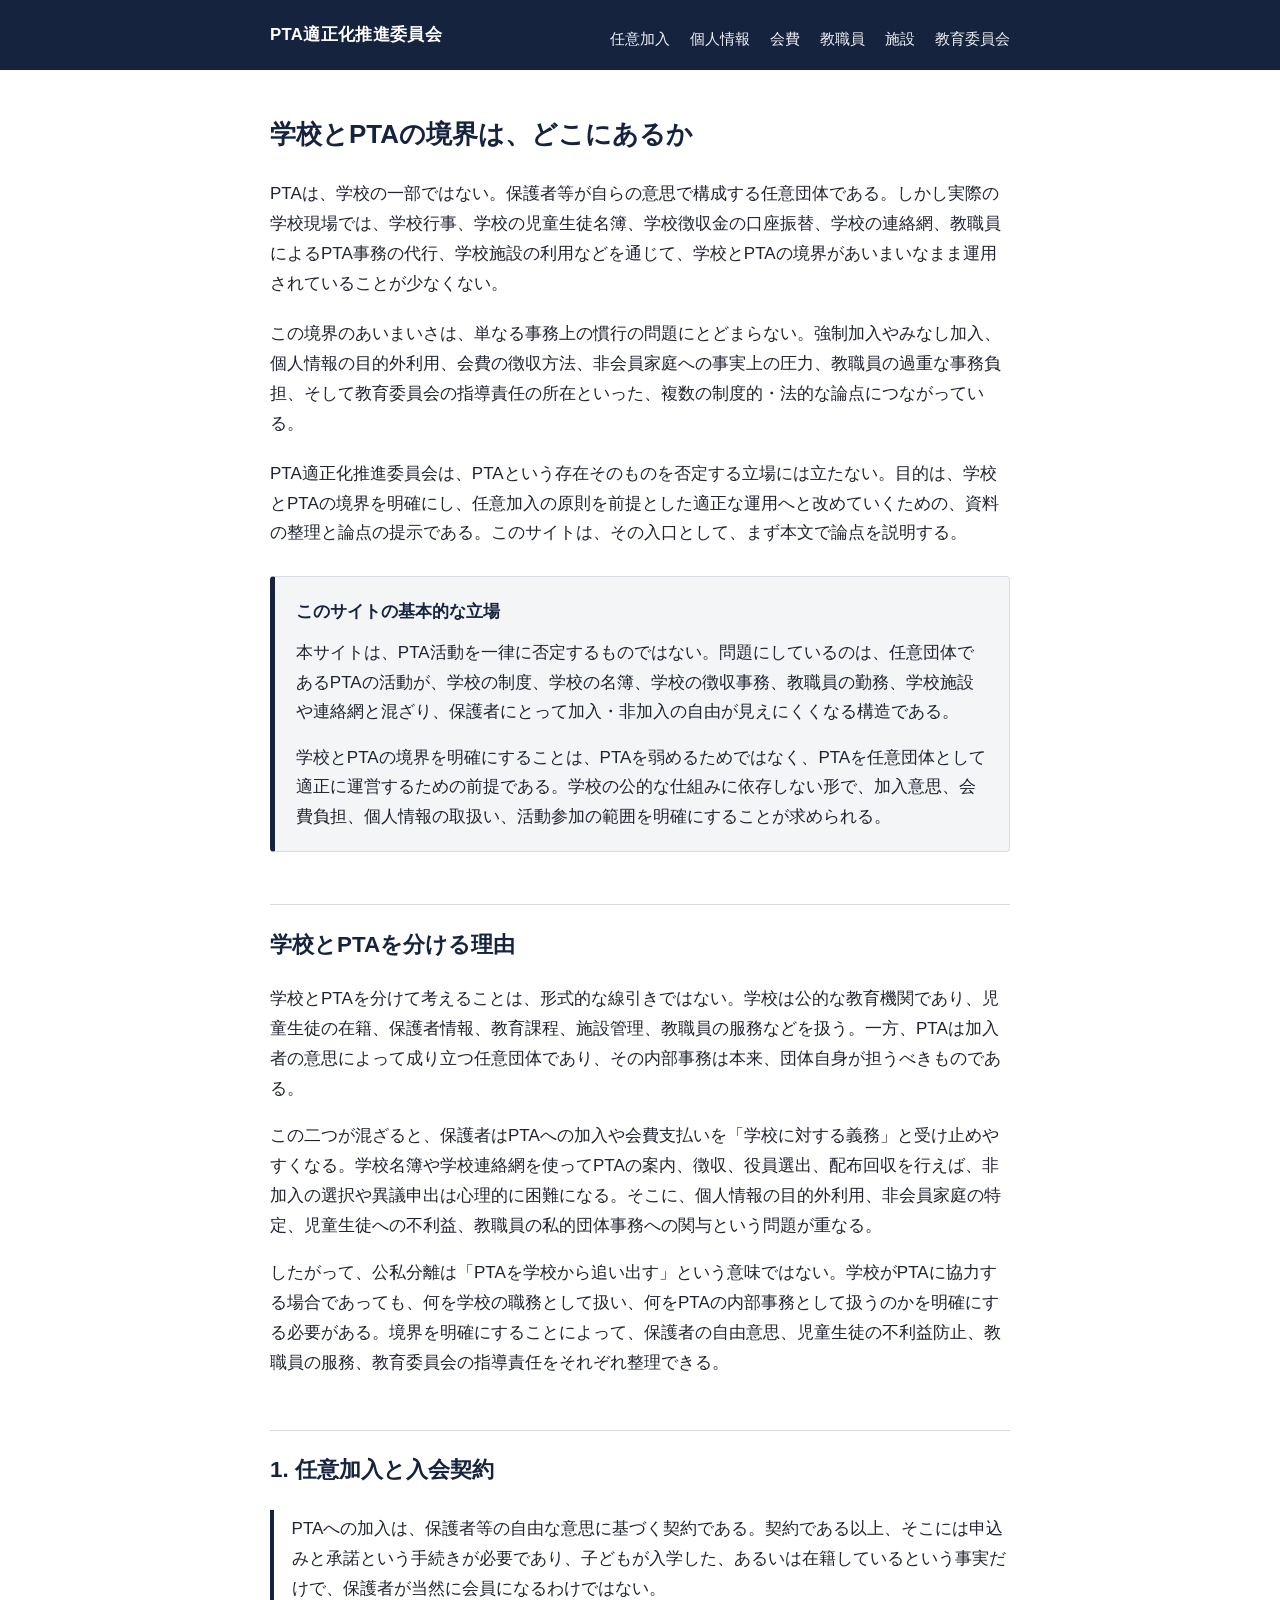
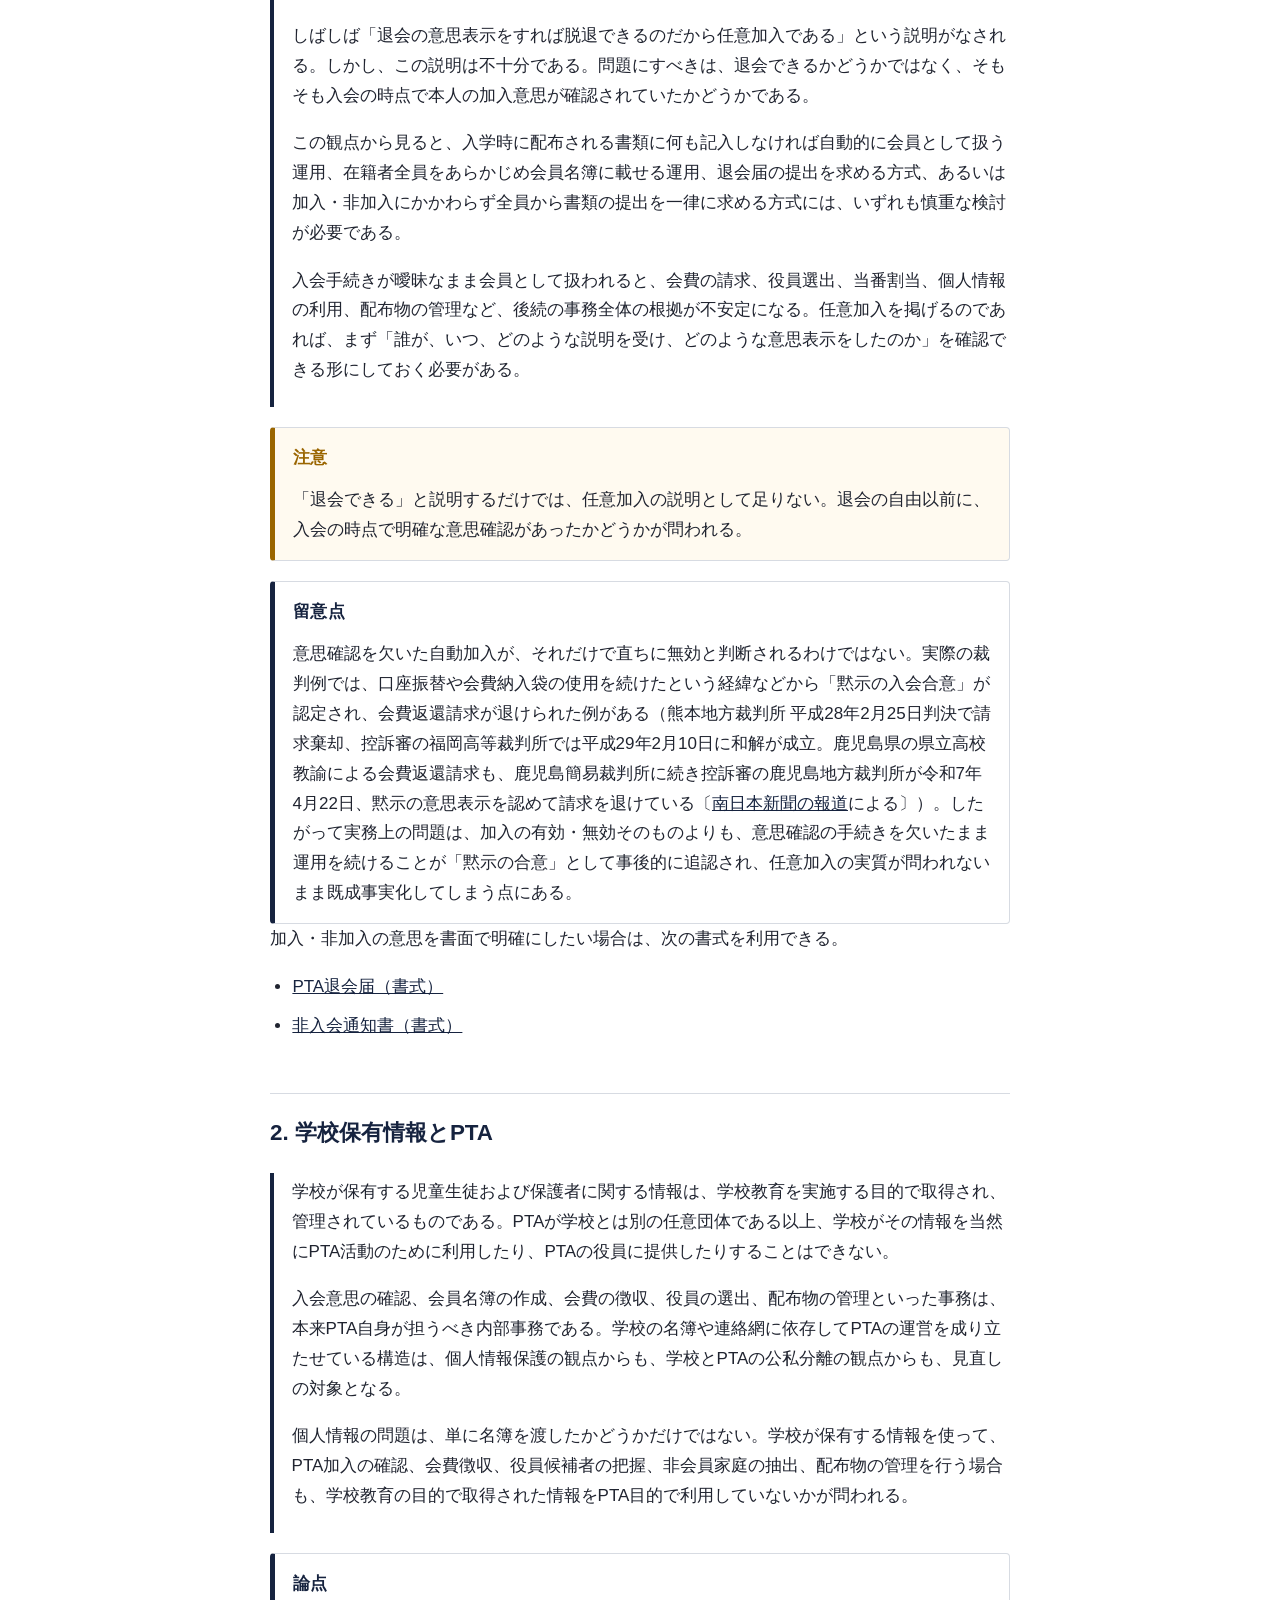
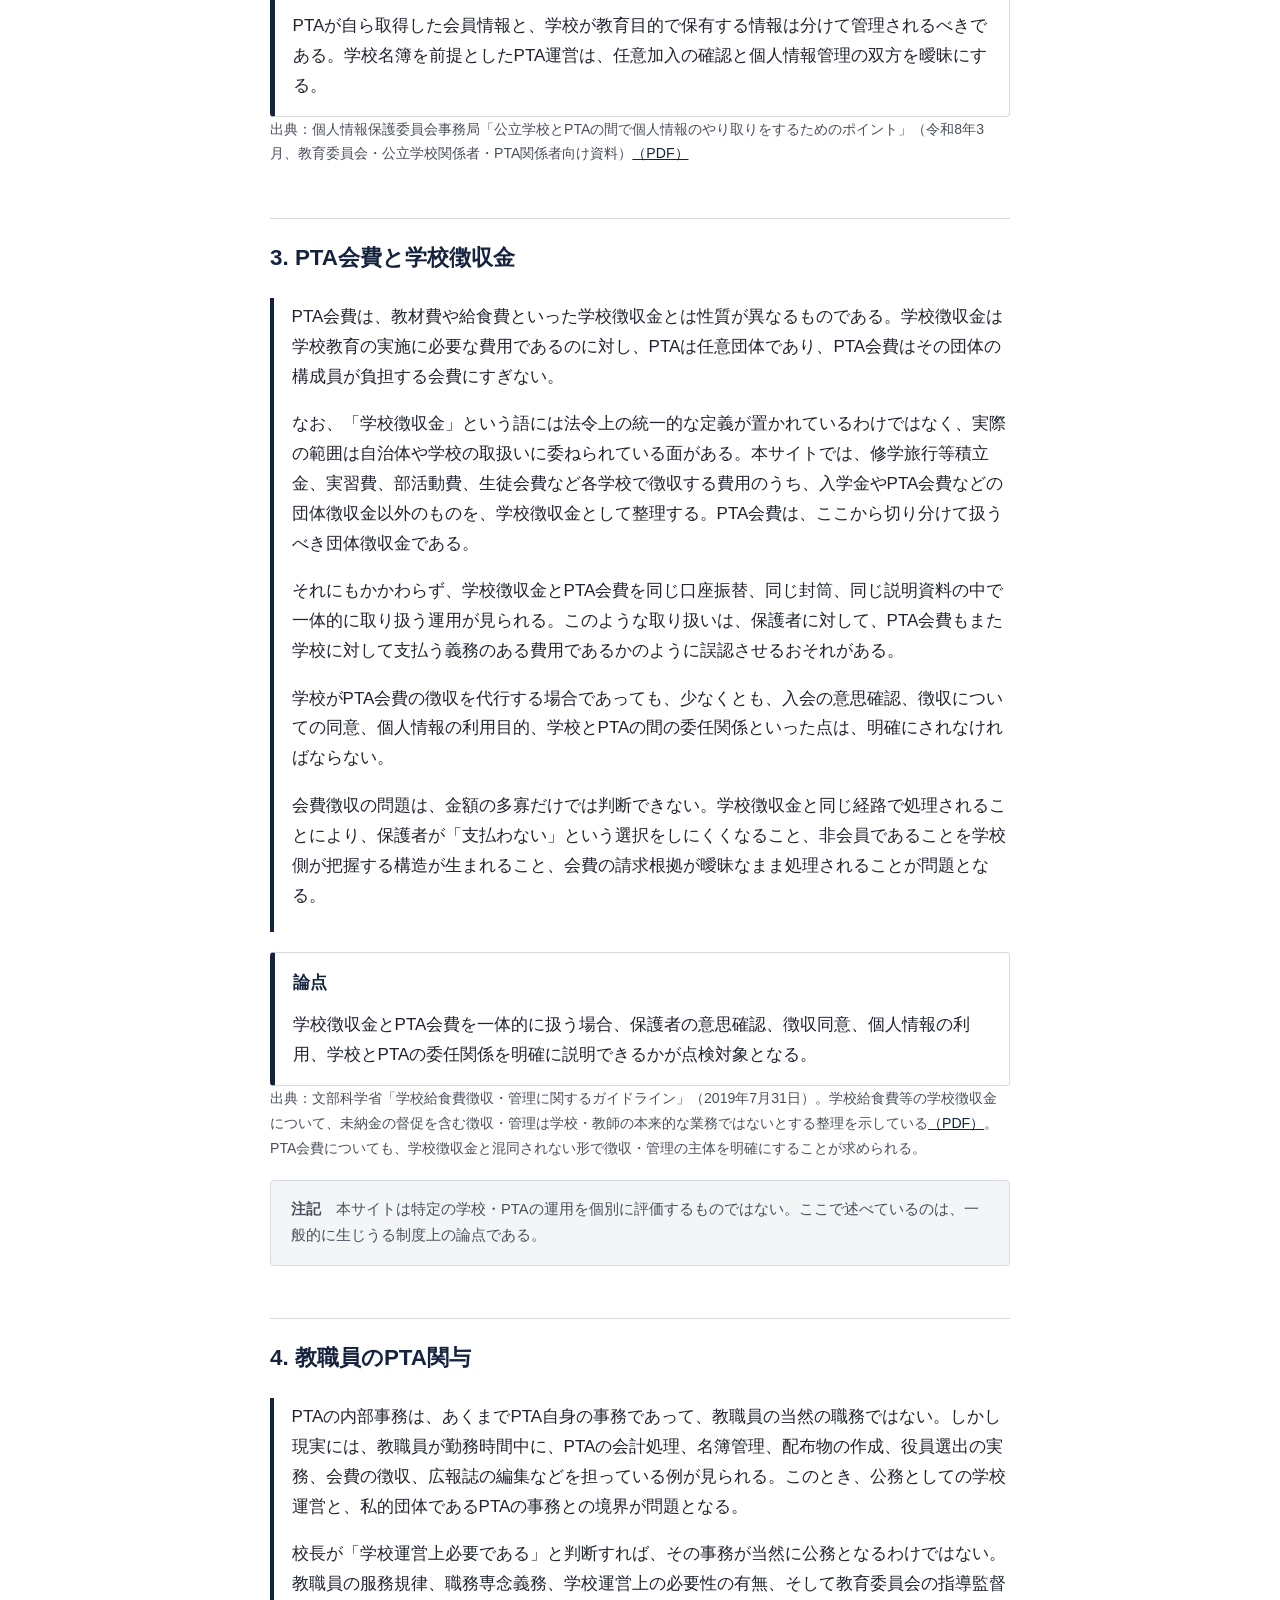
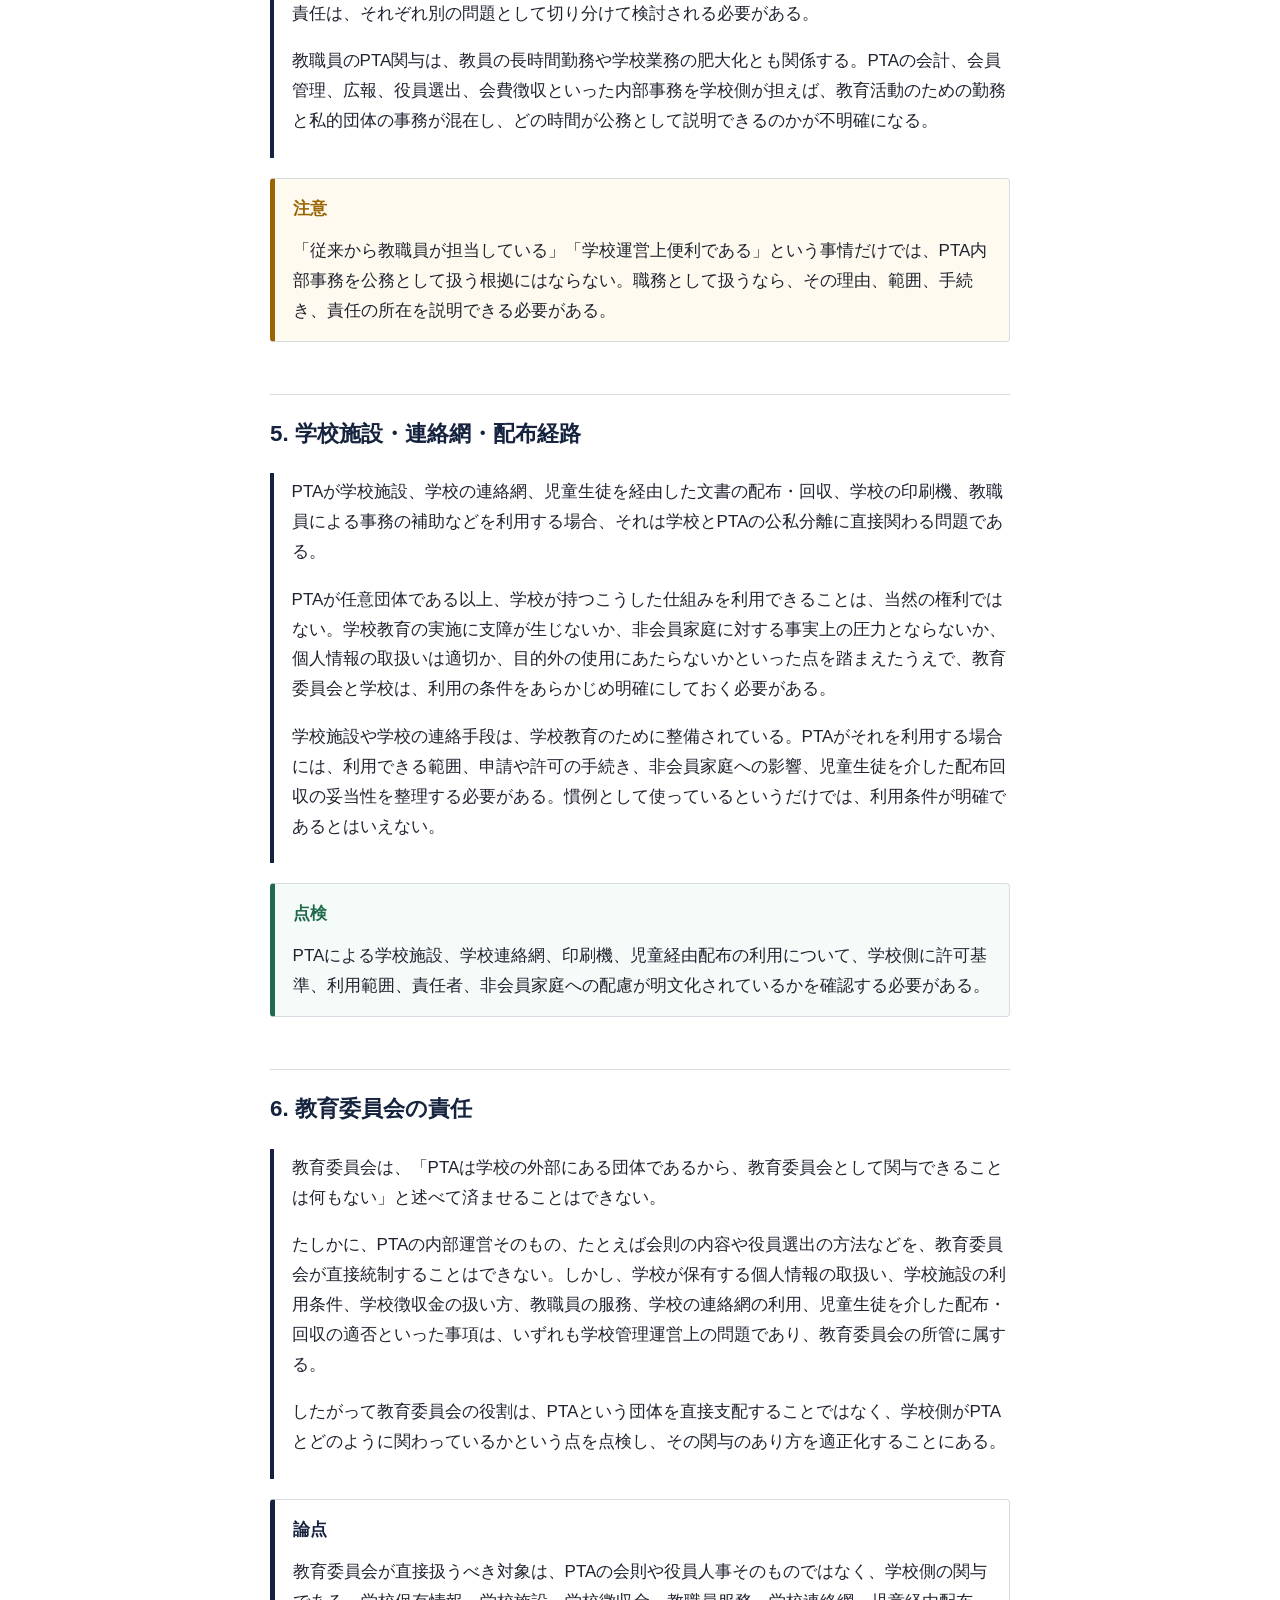
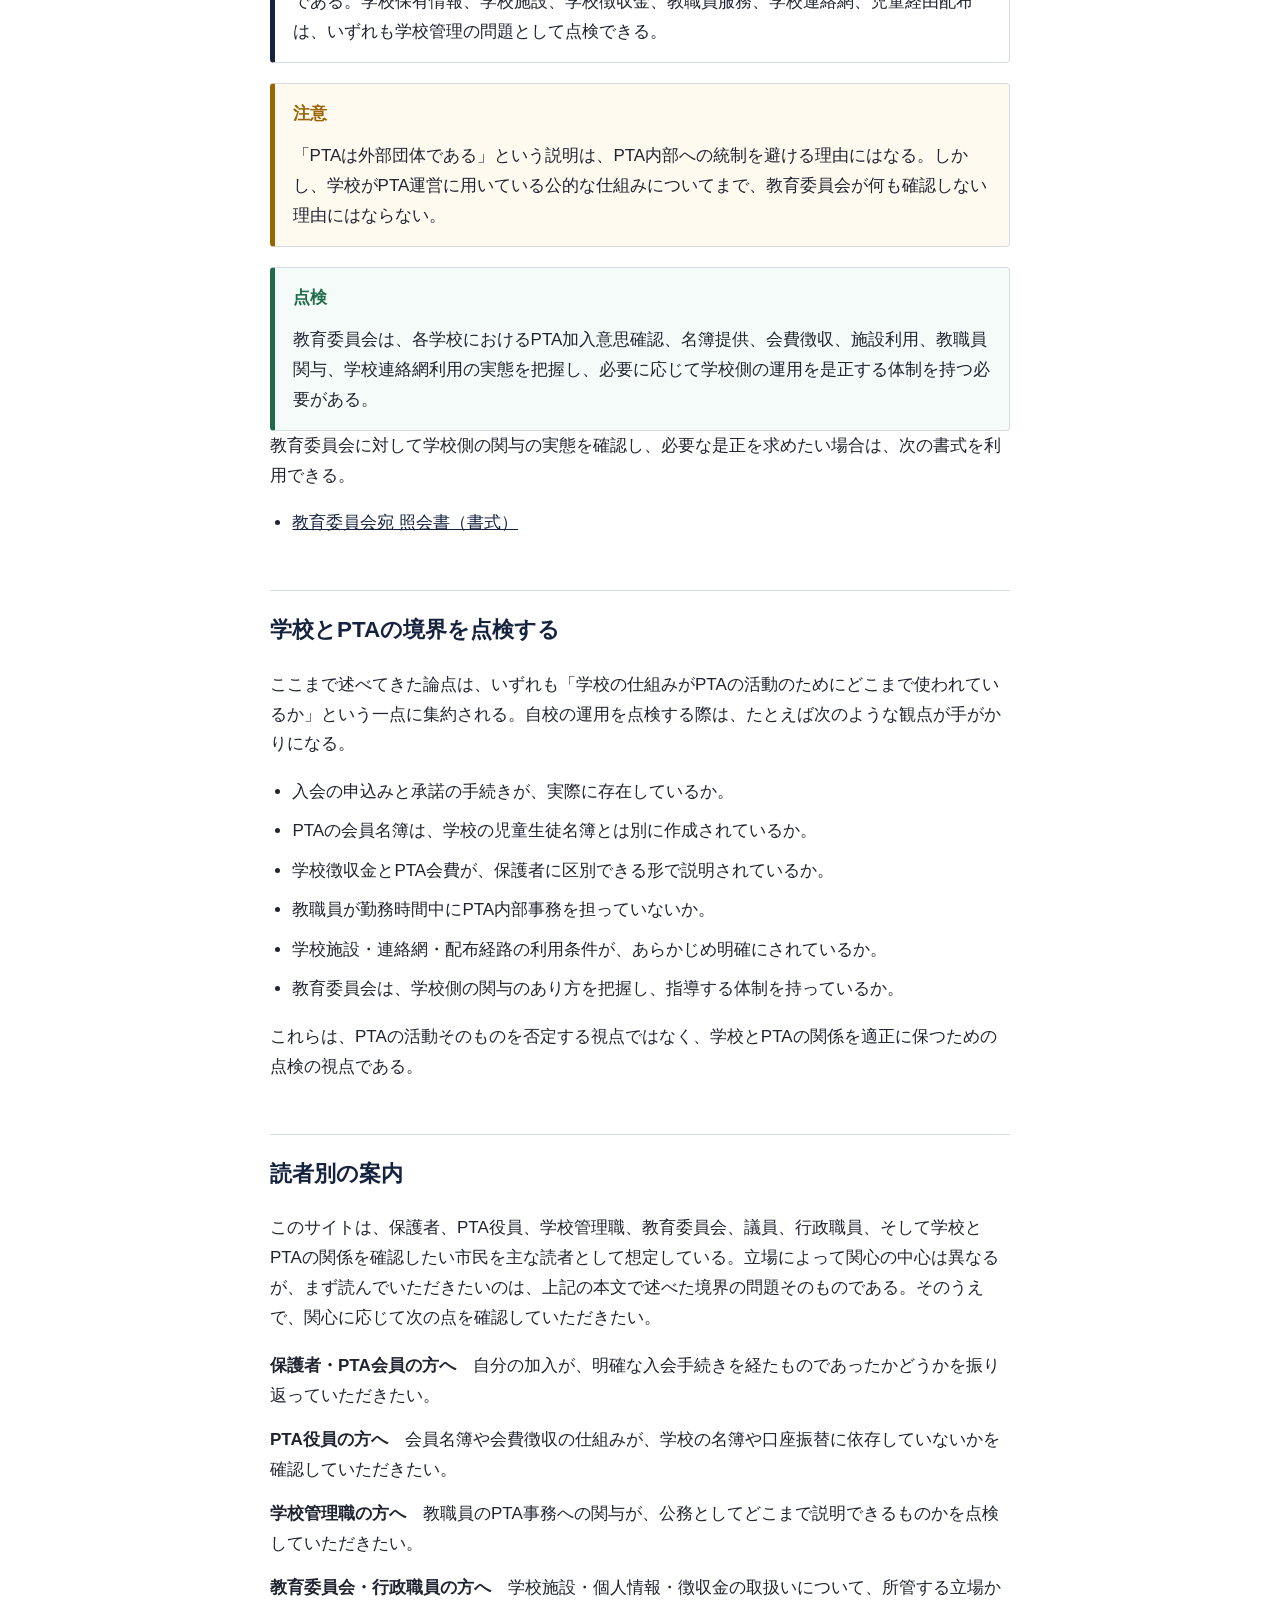
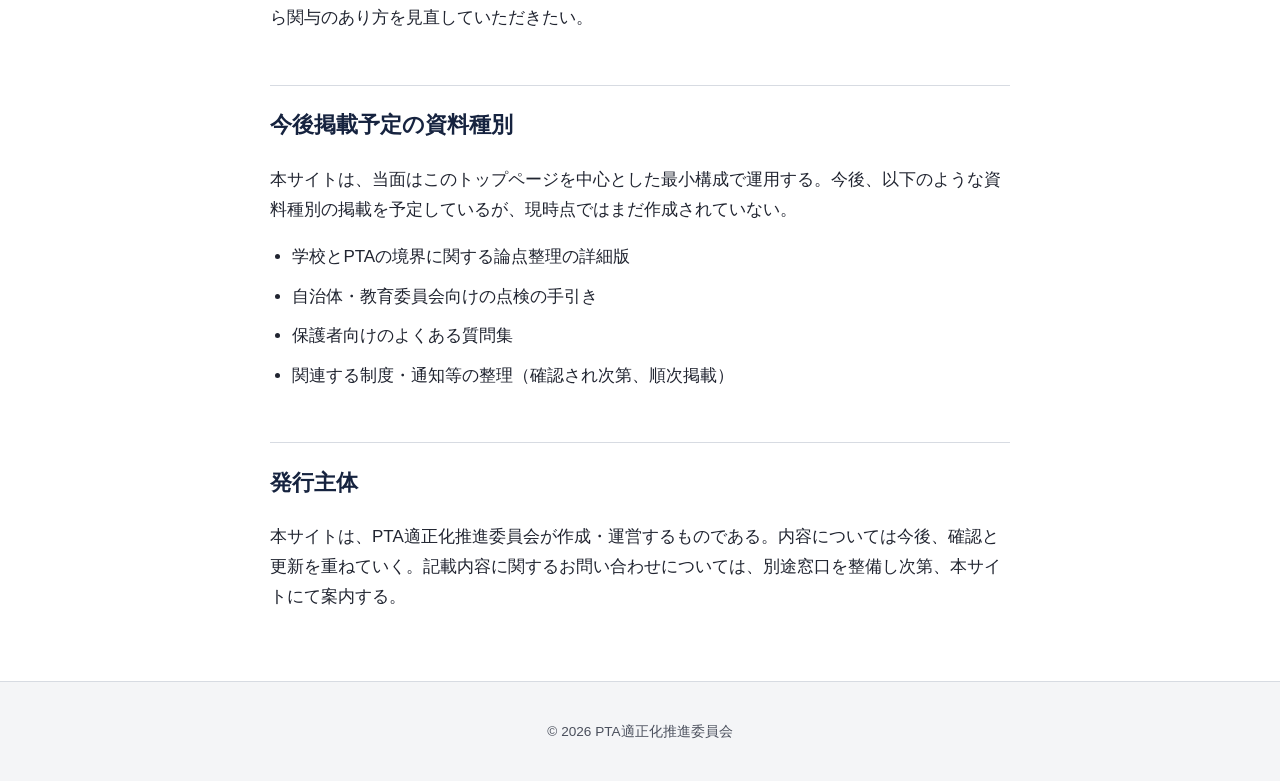
<file: index.html>
<!DOCTYPE html>
<html lang="ja">
<head>
<meta charset="UTF-8">
<meta name="viewport" content="width=device-width, initial-scale=1.0">
<title>PTA適正化推進委員会 ― 学校とPTAの境界を考える</title>
<meta name="description" content="PTA適正化推進委員会は、任意加入の原則を前提に、学校とPTAの境界を明確にし、適正な運用を検討するための資料サイトです。">
<link rel="stylesheet" href="assets/css/style.css">
</head>
<body>

<header class="site-header">
  <div class="header-inner">
    <p class="site-name">PTA適正化推進委員会</p>
    <button class="nav-toggle" id="navToggle" aria-expanded="false" aria-controls="siteNav">メニュー</button>
    <nav class="site-nav" id="siteNav">
      <ul>
        <li><a href="#voluntary">任意加入</a></li>
        <li><a href="#personal-data">個人情報</a></li>
        <li><a href="#fees">会費</a></li>
        <li><a href="#staff">教職員</a></li>
        <li><a href="#facilities">施設</a></li>
        <li><a href="#board">教育委員会</a></li>
      </ul>
    </nav>
  </div>
</header>

<main class="content">

  <section class="lead">
    <h1>学校とPTAの境界は、どこにあるか</h1>

    <p>PTAは、学校の一部ではない。保護者等が自らの意思で構成する任意団体である。しかし実際の学校現場では、学校行事、学校の児童生徒名簿、学校徴収金の口座振替、学校の連絡網、教職員によるPTA事務の代行、学校施設の利用などを通じて、学校とPTAの境界があいまいなまま運用されていることが少なくない。</p>

    <p>この境界のあいまいさは、単なる事務上の慣行の問題にとどまらない。強制加入やみなし加入、個人情報の目的外利用、会費の徴収方法、非会員家庭への事実上の圧力、教職員の過重な事務負担、そして教育委員会の指導責任の所在といった、複数の制度的・法的な論点につながっている。</p>

    <p>PTA適正化推進委員会は、PTAという存在そのものを否定する立場には立たない。目的は、学校とPTAの境界を明確にし、任意加入の原則を前提とした適正な運用へと改めていくための、資料の整理と論点の提示である。このサイトは、その入口として、まず本文で論点を説明する。</p>

    <div class="stance-block" id="stance">
      <p class="label">このサイトの基本的な立場</p>
      <p>本サイトは、PTA活動を一律に否定するものではない。問題にしているのは、任意団体であるPTAの活動が、学校の制度、学校の名簿、学校の徴収事務、教職員の勤務、学校施設や連絡網と混ざり、保護者にとって加入・非加入の自由が見えにくくなる構造である。</p>
      <p>学校とPTAの境界を明確にすることは、PTAを弱めるためではなく、PTAを任意団体として適正に運営するための前提である。学校の公的な仕組みに依存しない形で、加入意思、会費負担、個人情報の取扱い、活動参加の範囲を明確にすることが求められる。</p>
    </div>
  </section>

  <section class="section" id="why-separate">
    <h2>学校とPTAを分ける理由</h2>

    <p>学校とPTAを分けて考えることは、形式的な線引きではない。学校は公的な教育機関であり、児童生徒の在籍、保護者情報、教育課程、施設管理、教職員の服務などを扱う。一方、PTAは加入者の意思によって成り立つ任意団体であり、その内部事務は本来、団体自身が担うべきものである。</p>

    <p>この二つが混ざると、保護者はPTAへの加入や会費支払いを「学校に対する義務」と受け止めやすくなる。学校名簿や学校連絡網を使ってPTAの案内、徴収、役員選出、配布回収を行えば、非加入の選択や異議申出は心理的に困難になる。そこに、個人情報の目的外利用、非会員家庭の特定、児童生徒への不利益、教職員の私的団体事務への関与という問題が重なる。</p>

    <p>したがって、公私分離は「PTAを学校から追い出す」という意味ではない。学校がPTAに協力する場合であっても、何を学校の職務として扱い、何をPTAの内部事務として扱うのかを明確にする必要がある。境界を明確にすることによって、保護者の自由意思、児童生徒の不利益防止、教職員の服務、教育委員会の指導責任をそれぞれ整理できる。</p>
  </section>

  <section class="section" id="voluntary">
    <h2>1. 任意加入と入会契約</h2>

    <div class="point-block">
      <p>PTAへの加入は、保護者等の自由な意思に基づく契約である。契約である以上、そこには申込みと承諾という手続きが必要であり、子どもが入学した、あるいは在籍しているという事実だけで、保護者が当然に会員になるわけではない。</p>

      <p>しばしば「退会の意思表示をすれば脱退できるのだから任意加入である」という説明がなされる。しかし、この説明は不十分である。問題にすべきは、退会できるかどうかではなく、そもそも入会の時点で本人の加入意思が確認されていたかどうかである。</p>

      <p>この観点から見ると、入学時に配布される書類に何も記入しなければ自動的に会員として扱う運用、在籍者全員をあらかじめ会員名簿に載せる運用、退会届の提出を求める方式、あるいは加入・非加入にかかわらず全員から書類の提出を一律に求める方式には、いずれも慎重な検討が必要である。</p>

      <p>入会手続きが曖昧なまま会員として扱われると、会費の請求、役員選出、当番割当、個人情報の利用、配布物の管理など、後続の事務全体の根拠が不安定になる。任意加入を掲げるのであれば、まず「誰が、いつ、どのような説明を受け、どのような意思表示をしたのか」を確認できる形にしておく必要がある。</p>
    </div>

    <div class="frame-block frame-caution">
      <p class="frame-title">注意</p>
      <p>「退会できる」と説明するだけでは、任意加入の説明として足りない。退会の自由以前に、入会の時点で明確な意思確認があったかどうかが問われる。</p>
    </div>

    <div class="frame-block frame-issue">
      <p class="frame-title">留意点</p>
      <p>意思確認を欠いた自動加入が、それだけで直ちに無効と判断されるわけではない。実際の裁判例では、口座振替や会費納入袋の使用を続けたという経緯などから「黙示の入会合意」が認定され、会費返還請求が退けられた例がある（熊本地方裁判所 平成28年2月25日判決で請求棄却、控訴審の福岡高等裁判所では平成29年2月10日に和解が成立。鹿児島県の県立高校教諭による会費返還請求も、鹿児島簡易裁判所に続き控訴審の鹿児島地方裁判所が令和7年4月22日、黙示の意思表示を認めて請求を退けている〔<a href="https://373news.com/news/local/detail/212680/" target="_blank" rel="noopener">南日本新聞の報道</a>による〕）。したがって実務上の問題は、加入の有効・無効そのものよりも、意思確認の手続きを欠いたまま運用を続けることが「黙示の合意」として事後的に追認され、任意加入の実質が問われないまま既成事実化してしまう点にある。</p>
    </div>

    <p>加入・非加入の意思を書面で明確にしたい場合は、次の書式を利用できる。</p>
    <ul class="check-list">
      <li><a href="forms/pta-taikai-todoke.html">PTA退会届（書式）</a></li>
      <li><a href="forms/pta-hinyukai-tsuchi.html">非入会通知書（書式）</a></li>
    </ul>
  </section>

  <section class="section" id="personal-data">
    <h2>2. 学校保有情報とPTA</h2>

    <div class="point-block">
      <p>学校が保有する児童生徒および保護者に関する情報は、学校教育を実施する目的で取得され、管理されているものである。PTAが学校とは別の任意団体である以上、学校がその情報を当然にPTA活動のために利用したり、PTAの役員に提供したりすることはできない。</p>

      <p>入会意思の確認、会員名簿の作成、会費の徴収、役員の選出、配布物の管理といった事務は、本来PTA自身が担うべき内部事務である。学校の名簿や連絡網に依存してPTAの運営を成り立たせている構造は、個人情報保護の観点からも、学校とPTAの公私分離の観点からも、見直しの対象となる。</p>

      <p>個人情報の問題は、単に名簿を渡したかどうかだけではない。学校が保有する情報を使って、PTA加入の確認、会費徴収、役員候補者の把握、非会員家庭の抽出、配布物の管理を行う場合も、学校教育の目的で取得された情報をPTA目的で利用していないかが問われる。</p>
    </div>

    <div class="frame-block frame-issue">
      <p class="frame-title">論点</p>
      <p>PTAが自ら取得した会員情報と、学校が教育目的で保有する情報は分けて管理されるべきである。学校名簿を前提としたPTA運営は、任意加入の確認と個人情報管理の双方を曖昧にする。</p>
    </div>

    <p class="source-note">出典：個人情報保護委員会事務局「公立学校とPTAの間で個人情報のやり取りをするためのポイント」（令和8年3月、教育委員会・公立学校関係者・PTA関係者向け資料）<a href="https://www.ppc.go.jp/files/pdf/202603_school_pta_pd_point.pdf" target="_blank" rel="noopener">（PDF）</a></p>
  </section>

  <section class="section" id="fees">
    <h2>3. PTA会費と学校徴収金</h2>

    <div class="point-block">
      <p>PTA会費は、教材費や給食費といった学校徴収金とは性質が異なるものである。学校徴収金は学校教育の実施に必要な費用であるのに対し、PTAは任意団体であり、PTA会費はその団体の構成員が負担する会費にすぎない。</p>

      <p>なお、「学校徴収金」という語には法令上の統一的な定義が置かれているわけではなく、実際の範囲は自治体や学校の取扱いに委ねられている面がある。本サイトでは、修学旅行等積立金、実習費、部活動費、生徒会費など各学校で徴収する費用のうち、入学金やPTA会費などの団体徴収金以外のものを、学校徴収金として整理する。PTA会費は、ここから切り分けて扱うべき団体徴収金である。</p>

      <p>それにもかかわらず、学校徴収金とPTA会費を同じ口座振替、同じ封筒、同じ説明資料の中で一体的に取り扱う運用が見られる。このような取り扱いは、保護者に対して、PTA会費もまた学校に対して支払う義務のある費用であるかのように誤認させるおそれがある。</p>

      <p>学校がPTA会費の徴収を代行する場合であっても、少なくとも、入会の意思確認、徴収についての同意、個人情報の利用目的、学校とPTAの間の委任関係といった点は、明確にされなければならない。</p>

      <p>会費徴収の問題は、金額の多寡だけでは判断できない。学校徴収金と同じ経路で処理されることにより、保護者が「支払わない」という選択をしにくくなること、非会員であることを学校側が把握する構造が生まれること、会費の請求根拠が曖昧なまま処理されることが問題となる。</p>
    </div>

    <div class="frame-block frame-issue">
      <p class="frame-title">論点</p>
      <p>学校徴収金とPTA会費を一体的に扱う場合、保護者の意思確認、徴収同意、個人情報の利用、学校とPTAの委任関係を明確に説明できるかが点検対象となる。</p>
    </div>

    <p class="source-note">出典：文部科学省「学校給食費徴収・管理に関するガイドライン」（2019年7月31日）。学校給食費等の学校徴収金について、未納金の督促を含む徴収・管理は学校・教師の本来的な業務ではないとする整理を示している<a href="https://www.mext.go.jp/content/20230821-mxt_kenshoku-100003364_4.pdf" target="_blank" rel="noopener">（PDF）</a>。PTA会費についても、学校徴収金と混同されない形で徴収・管理の主体を明確にすることが求められる。</p>

    <div class="note-block">
      <p><strong>注記</strong>　本サイトは特定の学校・PTAの運用を個別に評価するものではない。ここで述べているのは、一般的に生じうる制度上の論点である。</p>
    </div>
  </section>

  <section class="section" id="staff">
    <h2>4. 教職員のPTA関与</h2>

    <div class="point-block">
      <p>PTAの内部事務は、あくまでPTA自身の事務であって、教職員の当然の職務ではない。しかし現実には、教職員が勤務時間中に、PTAの会計処理、名簿管理、配布物の作成、役員選出の実務、会費の徴収、広報誌の編集などを担っている例が見られる。このとき、公務としての学校運営と、私的団体であるPTAの事務との境界が問題となる。</p>

      <p>校長が「学校運営上必要である」と判断すれば、その事務が当然に公務となるわけではない。教職員の服務規律、職務専念義務、学校運営上の必要性の有無、そして教育委員会の指導監督責任は、それぞれ別の問題として切り分けて検討される必要がある。</p>

      <p>教職員のPTA関与は、教員の長時間勤務や学校業務の肥大化とも関係する。PTAの会計、会員管理、広報、役員選出、会費徴収といった内部事務を学校側が担えば、教育活動のための勤務と私的団体の事務が混在し、どの時間が公務として説明できるのかが不明確になる。</p>
    </div>

    <div class="frame-block frame-caution">
      <p class="frame-title">注意</p>
      <p>「従来から教職員が担当している」「学校運営上便利である」という事情だけでは、PTA内部事務を公務として扱う根拠にはならない。職務として扱うなら、その理由、範囲、手続き、責任の所在を説明できる必要がある。</p>
    </div>
  </section>

  <section class="section" id="facilities">
    <h2>5. 学校施設・連絡網・配布経路</h2>

    <div class="point-block">
      <p>PTAが学校施設、学校の連絡網、児童生徒を経由した文書の配布・回収、学校の印刷機、教職員による事務の補助などを利用する場合、それは学校とPTAの公私分離に直接関わる問題である。</p>

      <p>PTAが任意団体である以上、学校が持つこうした仕組みを利用できることは、当然の権利ではない。学校教育の実施に支障が生じないか、非会員家庭に対する事実上の圧力とならないか、個人情報の取扱いは適切か、目的外の使用にあたらないかといった点を踏まえたうえで、教育委員会と学校は、利用の条件をあらかじめ明確にしておく必要がある。</p>

      <p>学校施設や学校の連絡手段は、学校教育のために整備されている。PTAがそれを利用する場合には、利用できる範囲、申請や許可の手続き、非会員家庭への影響、児童生徒を介した配布回収の妥当性を整理する必要がある。慣例として使っているというだけでは、利用条件が明確であるとはいえない。</p>
    </div>

    <div class="frame-block frame-check">
      <p class="frame-title">点検</p>
      <p>PTAによる学校施設、学校連絡網、印刷機、児童経由配布の利用について、学校側に許可基準、利用範囲、責任者、非会員家庭への配慮が明文化されているかを確認する必要がある。</p>
    </div>
  </section>

  <section class="section" id="board">
    <h2>6. 教育委員会の責任</h2>

    <div class="point-block">
      <p>教育委員会は、「PTAは学校の外部にある団体であるから、教育委員会として関与できることは何もない」と述べて済ませることはできない。</p>

      <p>たしかに、PTAの内部運営そのもの、たとえば会則の内容や役員選出の方法などを、教育委員会が直接統制することはできない。しかし、学校が保有する個人情報の取扱い、学校施設の利用条件、学校徴収金の扱い方、教職員の服務、学校の連絡網の利用、児童生徒を介した配布・回収の適否といった事項は、いずれも学校管理運営上の問題であり、教育委員会の所管に属する。</p>

      <p>したがって教育委員会の役割は、PTAという団体を直接支配することではなく、学校側がPTAとどのように関わっているかという点を点検し、その関与のあり方を適正化することにある。</p>
    </div>

    <div class="frame-block frame-issue">
      <p class="frame-title">論点</p>
      <p>教育委員会が直接扱うべき対象は、PTAの会則や役員人事そのものではなく、学校側の関与である。学校保有情報、学校施設、学校徴収金、教職員服務、学校連絡網、児童経由配布は、いずれも学校管理の問題として点検できる。</p>
    </div>

    <div class="frame-block frame-caution">
      <p class="frame-title">注意</p>
      <p>「PTAは外部団体である」という説明は、PTA内部への統制を避ける理由にはなる。しかし、学校がPTA運営に用いている公的な仕組みについてまで、教育委員会が何も確認しない理由にはならない。</p>
    </div>

    <div class="frame-block frame-check">
      <p class="frame-title">点検</p>
      <p>教育委員会は、各学校におけるPTA加入意思確認、名簿提供、会費徴収、施設利用、教職員関与、学校連絡網利用の実態を把握し、必要に応じて学校側の運用を是正する体制を持つ必要がある。</p>
    </div>

    <p>教育委員会に対して学校側の関与の実態を確認し、必要な是正を求めたい場合は、次の書式を利用できる。</p>
    <ul class="check-list">
      <li><a href="forms/pta-kyouiku-iinkai-shokaisho.html">教育委員会宛 照会書（書式）</a></li>
    </ul>
  </section>

  <section class="section boundary-section" id="boundary">
    <h2>学校とPTAの境界を点検する</h2>

    <p>ここまで述べてきた論点は、いずれも「学校の仕組みがPTAの活動のためにどこまで使われているか」という一点に集約される。自校の運用を点検する際は、たとえば次のような観点が手がかりになる。</p>

    <ul class="check-list">
      <li>入会の申込みと承諾の手続きが、実際に存在しているか。</li>
      <li>PTAの会員名簿は、学校の児童生徒名簿とは別に作成されているか。</li>
      <li>学校徴収金とPTA会費が、保護者に区別できる形で説明されているか。</li>
      <li>教職員が勤務時間中にPTA内部事務を担っていないか。</li>
      <li>学校施設・連絡網・配布経路の利用条件が、あらかじめ明確にされているか。</li>
      <li>教育委員会は、学校側の関与のあり方を把握し、指導する体制を持っているか。</li>
    </ul>

    <p>これらは、PTAの活動そのものを否定する視点ではなく、学校とPTAの関係を適正に保つための点検の視点である。</p>
  </section>

  <section class="section guide-section" id="guide">
    <h2>読者別の案内</h2>

    <p>このサイトは、保護者、PTA役員、学校管理職、教育委員会、議員、行政職員、そして学校とPTAの関係を確認したい市民を主な読者として想定している。立場によって関心の中心は異なるが、まず読んでいただきたいのは、上記の本文で述べた境界の問題そのものである。そのうえで、関心に応じて次の点を確認していただきたい。</p>

    <div class="guide-list">
      <p><strong>保護者・PTA会員の方へ</strong>　自分の加入が、明確な入会手続きを経たものであったかどうかを振り返っていただきたい。</p>
      <p><strong>PTA役員の方へ</strong>　会員名簿や会費徴収の仕組みが、学校の名簿や口座振替に依存していないかを確認していただきたい。</p>
      <p><strong>学校管理職の方へ</strong>　教職員のPTA事務への関与が、公務としてどこまで説明できるものかを点検していただきたい。</p>
      <p><strong>教育委員会・行政職員の方へ</strong>　学校施設・個人情報・徴収金の取扱いについて、所管する立場から関与のあり方を見直していただきたい。</p>
    </div>
  </section>

  <section class="section materials-section" id="materials">
    <h2>今後掲載予定の資料種別</h2>

    <p>本サイトは、当面はこのトップページを中心とした最小構成で運用する。今後、以下のような資料種別の掲載を予定しているが、現時点ではまだ作成されていない。</p>

    <ul class="check-list">
      <li>学校とPTAの境界に関する論点整理の詳細版</li>
      <li>自治体・教育委員会向けの点検の手引き</li>
      <li>保護者向けのよくある質問集</li>
      <li>関連する制度・通知等の整理（確認され次第、順次掲載）</li>
    </ul>
  </section>

  <section class="section publisher-section" id="publisher">
    <h2>発行主体</h2>
    <p>本サイトは、PTA適正化推進委員会が作成・運営するものである。内容については今後、確認と更新を重ねていく。記載内容に関するお問い合わせについては、別途窓口を整備し次第、本サイトにて案内する。</p>
  </section>

</main>

<footer class="site-footer">
  <p>&copy; <span id="year"></span> PTA適正化推進委員会</p>
</footer>

<script src="assets/js/main.js"></script>
</body>
</html>
</file>
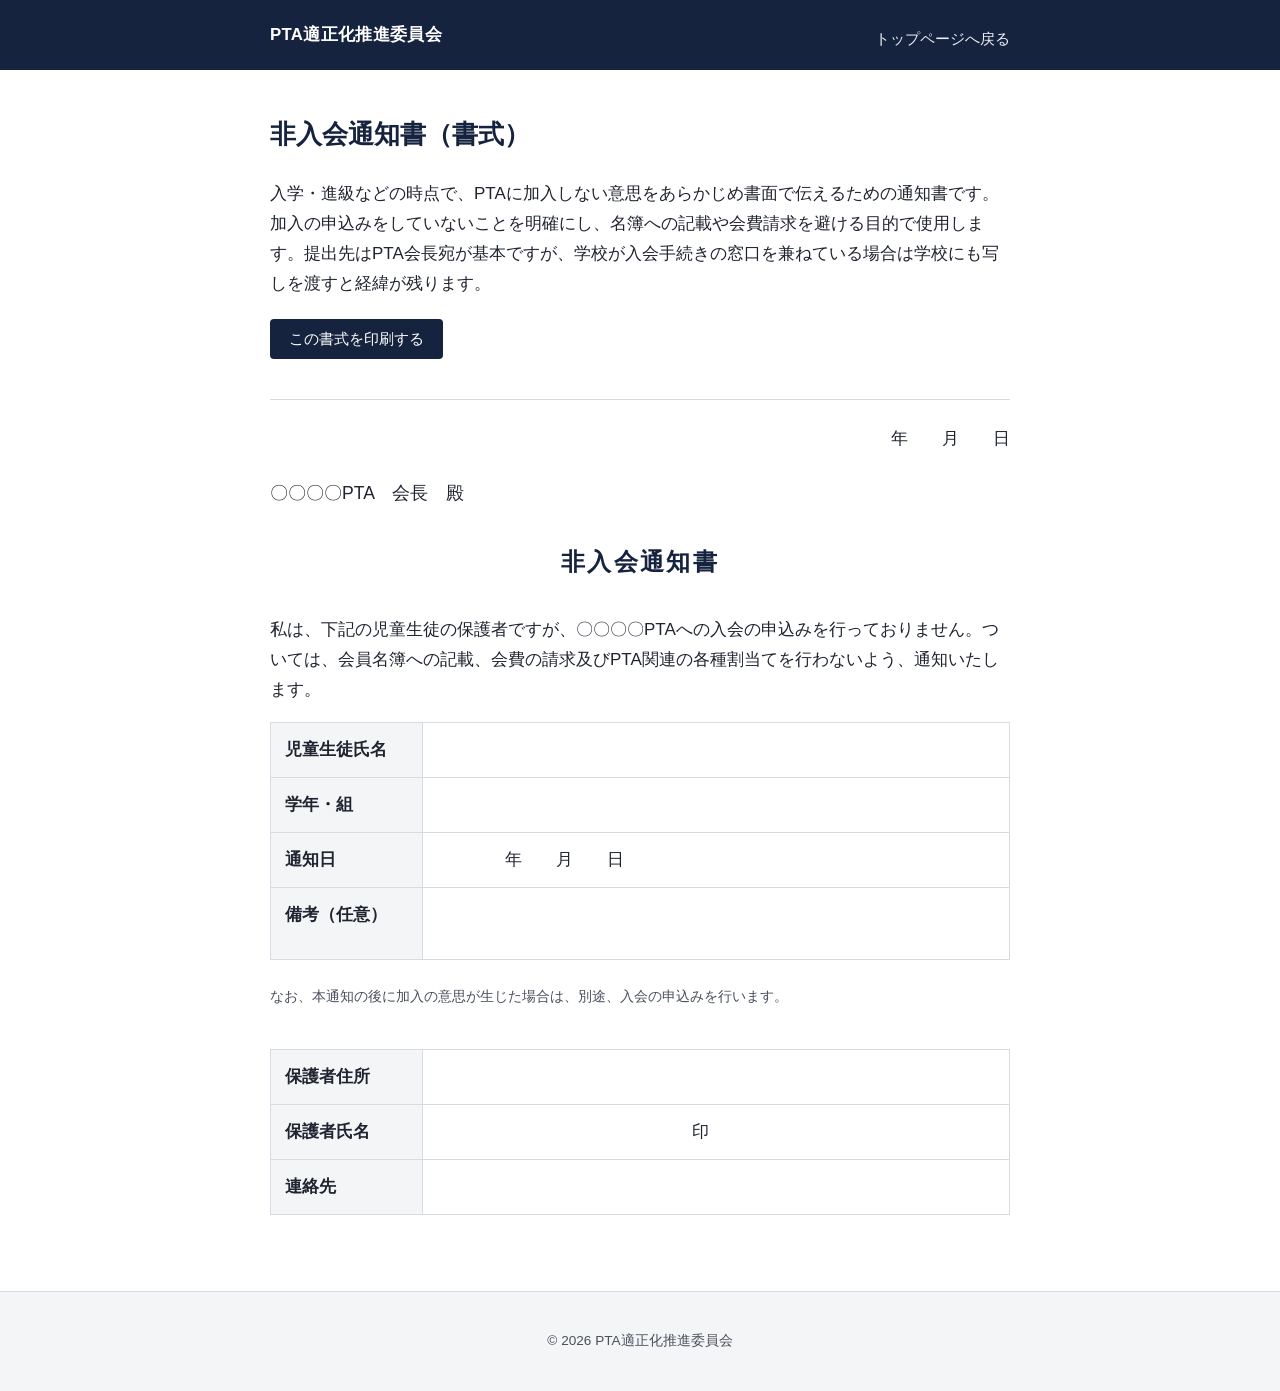
<file: forms/pta-hinyukai-tsuchi.html>
<!DOCTYPE html>
<html lang="ja">
<head>
<meta charset="UTF-8">
<meta name="viewport" content="width=device-width, initial-scale=1.0">
<title>非入会通知書（書式） ― PTA適正化推進委員会</title>
<meta name="description" content="入学・進級の時点でPTAに加入しない意思を書面で伝えるための通知書の書式です。印刷してご利用いただけます。">
<link rel="stylesheet" href="../assets/css/style.css">
<link rel="stylesheet" href="../assets/css/form.css">
</head>
<body>

<header class="site-header no-print">
  <div class="header-inner">
    <p class="site-name">PTA適正化推進委員会</p>
    <nav class="site-nav">
      <ul>
        <li><a href="../index.html">トップページへ戻る</a></li>
      </ul>
    </nav>
  </div>
</header>

<main class="content">

  <section class="lead no-print">
    <h1>非入会通知書（書式）</h1>
    <p>入学・進級などの時点で、PTAに加入しない意思をあらかじめ書面で伝えるための通知書です。加入の申込みをしていないことを明確にし、名簿への記載や会費請求を避ける目的で使用します。提出先はPTA会長宛が基本ですが、学校が入会手続きの窓口を兼ねている場合は学校にも写しを渡すと経緯が残ります。</p>
    <p><button class="print-button" onclick="window.print()">この書式を印刷する</button></p>
  </section>

  <section class="form-sheet">
    <p class="form-date-line">　　　　年　　月　　日</p>

    <p class="form-addressee">〇〇〇〇PTA　会長　殿</p>

    <h2 class="form-title">非入会通知書</h2>

    <p>私は、下記の児童生徒の保護者ですが、〇〇〇〇PTAへの入会の申込みを行っておりません。ついては、会員名簿への記載、会費の請求及びPTA関連の各種割当てを行わないよう、通知いたします。</p>

    <table class="form-table">
      <tbody>
        <tr>
          <th>児童生徒氏名</th>
          <td></td>
        </tr>
        <tr>
          <th>学年・組</th>
          <td></td>
        </tr>
        <tr>
          <th>通知日</th>
          <td>　　　　年　　月　　日</td>
        </tr>
        <tr>
          <th>備考（任意）</th>
          <td class="form-cell-tall"></td>
        </tr>
      </tbody>
    </table>

    <p class="form-note">なお、本通知の後に加入の意思が生じた場合は、別途、入会の申込みを行います。</p>

    <table class="form-table form-table-signer">
      <tbody>
        <tr>
          <th>保護者住所</th>
          <td></td>
        </tr>
        <tr>
          <th>保護者氏名</th>
          <td class="form-cell-signature">　　　　　　　　　　　　　　　印</td>
        </tr>
        <tr>
          <th>連絡先</th>
          <td></td>
        </tr>
      </tbody>
    </table>
  </section>

</main>

<footer class="site-footer no-print">
  <p>&copy; <span id="year"></span> PTA適正化推進委員会</p>
</footer>

<script src="../assets/js/main.js"></script>
</body>
</html>
</file>
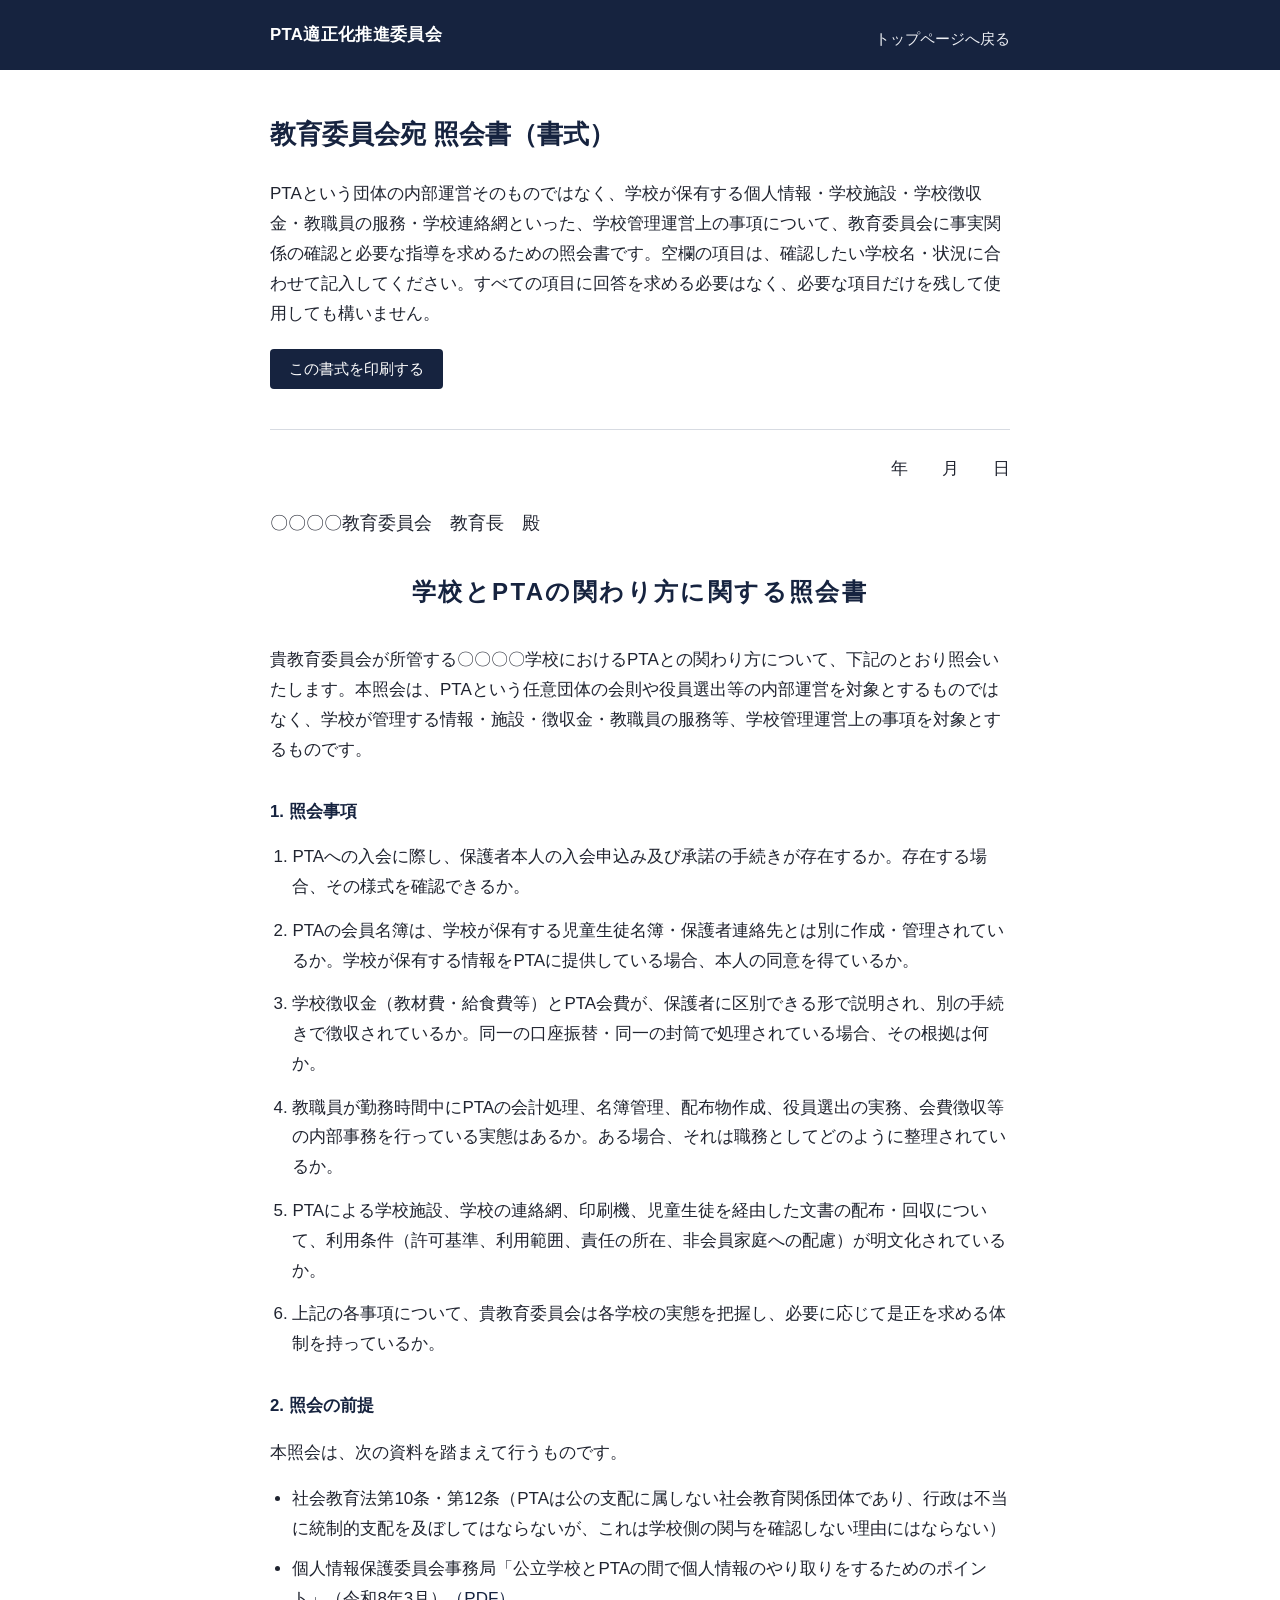
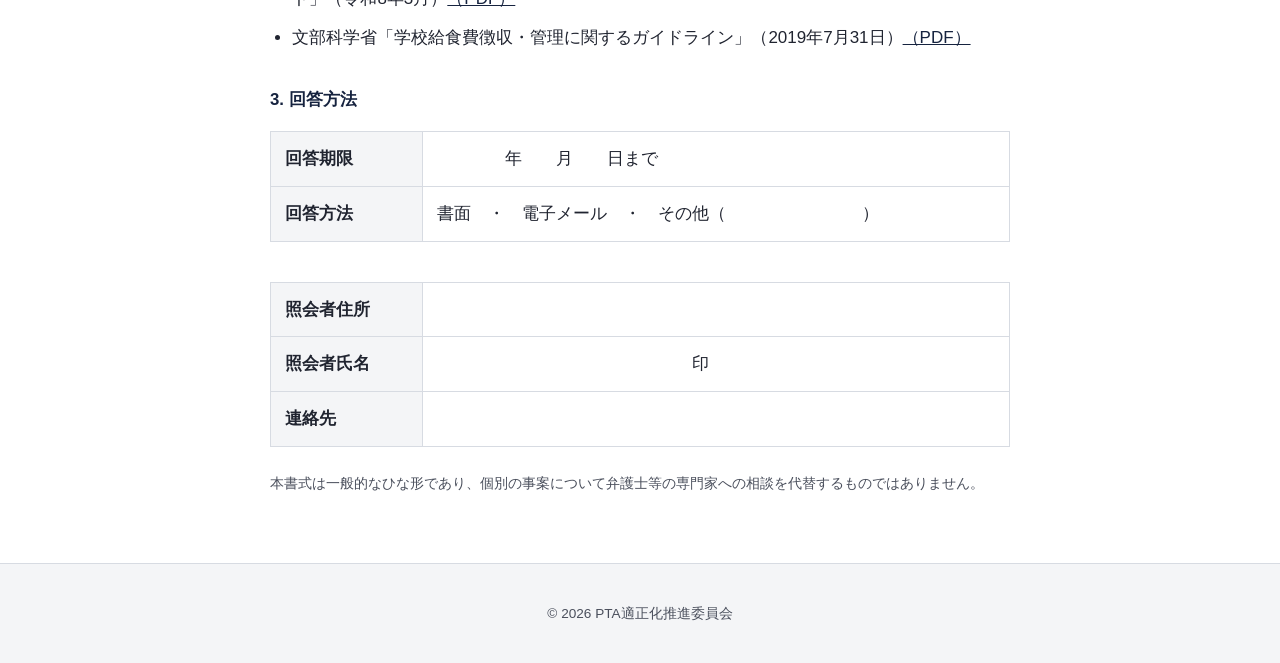
<file: forms/pta-kyouiku-iinkai-shokaisho.html>
<!DOCTYPE html>
<html lang="ja">
<head>
<meta charset="UTF-8">
<meta name="viewport" content="width=device-width, initial-scale=1.0">
<title>教育委員会宛 照会書（書式） ― PTA適正化推進委員会</title>
<meta name="description" content="学校とPTAの関わり方について、教育委員会に事実関係の確認と必要な指導を求めるための照会書の書式です。印刷してご利用いただけます。">
<link rel="stylesheet" href="../assets/css/style.css">
<link rel="stylesheet" href="../assets/css/form.css">
</head>
<body>

<header class="site-header no-print">
  <div class="header-inner">
    <p class="site-name">PTA適正化推進委員会</p>
    <nav class="site-nav">
      <ul>
        <li><a href="../index.html">トップページへ戻る</a></li>
      </ul>
    </nav>
  </div>
</header>

<main class="content">

  <section class="lead no-print">
    <h1>教育委員会宛 照会書（書式）</h1>
    <p>PTAという団体の内部運営そのものではなく、学校が保有する個人情報・学校施設・学校徴収金・教職員の服務・学校連絡網といった、学校管理運営上の事項について、教育委員会に事実関係の確認と必要な指導を求めるための照会書です。空欄の項目は、確認したい学校名・状況に合わせて記入してください。すべての項目に回答を求める必要はなく、必要な項目だけを残して使用しても構いません。</p>
    <p><button class="print-button" onclick="window.print()">この書式を印刷する</button></p>
  </section>

  <section class="form-sheet">
    <p class="form-date-line">　　　　年　　月　　日</p>

    <p class="form-addressee">〇〇〇〇教育委員会　教育長　殿</p>

    <h2 class="form-title">学校とPTAの関わり方に関する照会書</h2>

    <p>貴教育委員会が所管する〇〇〇〇学校におけるPTAとの関わり方について、下記のとおり照会いたします。本照会は、PTAという任意団体の会則や役員選出等の内部運営を対象とするものではなく、学校が管理する情報・施設・徴収金・教職員の服務等、学校管理運営上の事項を対象とするものです。</p>

    <h3 class="form-subtitle">1. 照会事項</h3>
    <ol class="form-numbered-list">
      <li>PTAへの入会に際し、保護者本人の入会申込み及び承諾の手続きが存在するか。存在する場合、その様式を確認できるか。</li>
      <li>PTAの会員名簿は、学校が保有する児童生徒名簿・保護者連絡先とは別に作成・管理されているか。学校が保有する情報をPTAに提供している場合、本人の同意を得ているか。</li>
      <li>学校徴収金（教材費・給食費等）とPTA会費が、保護者に区別できる形で説明され、別の手続きで徴収されているか。同一の口座振替・同一の封筒で処理されている場合、その根拠は何か。</li>
      <li>教職員が勤務時間中にPTAの会計処理、名簿管理、配布物作成、役員選出の実務、会費徴収等の内部事務を行っている実態はあるか。ある場合、それは職務としてどのように整理されているか。</li>
      <li>PTAによる学校施設、学校の連絡網、印刷機、児童生徒を経由した文書の配布・回収について、利用条件（許可基準、利用範囲、責任の所在、非会員家庭への配慮）が明文化されているか。</li>
      <li>上記の各事項について、貴教育委員会は各学校の実態を把握し、必要に応じて是正を求める体制を持っているか。</li>
    </ol>

    <h3 class="form-subtitle">2. 照会の前提</h3>
    <p>本照会は、次の資料を踏まえて行うものです。</p>
    <ul class="check-list">
      <li>社会教育法第10条・第12条（PTAは公の支配に属しない社会教育関係団体であり、行政は不当に統制的支配を及ぼしてはならないが、これは学校側の関与を確認しない理由にはならない）</li>
      <li>個人情報保護委員会事務局「公立学校とPTAの間で個人情報のやり取りをするためのポイント」（令和8年3月）<a href="https://www.ppc.go.jp/files/pdf/202603_school_pta_pd_point.pdf" target="_blank" rel="noopener">（PDF）</a></li>
      <li>文部科学省「学校給食費徴収・管理に関するガイドライン」（2019年7月31日）<a href="https://www.mext.go.jp/content/20230821-mxt_kenshoku-100003364_4.pdf" target="_blank" rel="noopener">（PDF）</a></li>
    </ul>

    <h3 class="form-subtitle">3. 回答方法</h3>
    <table class="form-table">
      <tbody>
        <tr>
          <th>回答期限</th>
          <td>　　　　年　　月　　日まで</td>
        </tr>
        <tr>
          <th>回答方法</th>
          <td>書面　・　電子メール　・　その他（　　　　　　　　）</td>
        </tr>
      </tbody>
    </table>

    <table class="form-table form-table-signer">
      <tbody>
        <tr>
          <th>照会者住所</th>
          <td></td>
        </tr>
        <tr>
          <th>照会者氏名</th>
          <td class="form-cell-signature">　　　　　　　　　　　　　　　印</td>
        </tr>
        <tr>
          <th>連絡先</th>
          <td></td>
        </tr>
      </tbody>
    </table>

    <p class="form-note">本書式は一般的なひな形であり、個別の事案について弁護士等の専門家への相談を代替するものではありません。</p>
  </section>

</main>

<footer class="site-footer no-print">
  <p>&copy; <span id="year"></span> PTA適正化推進委員会</p>
</footer>

<script src="../assets/js/main.js"></script>
</body>
</html>
</file>
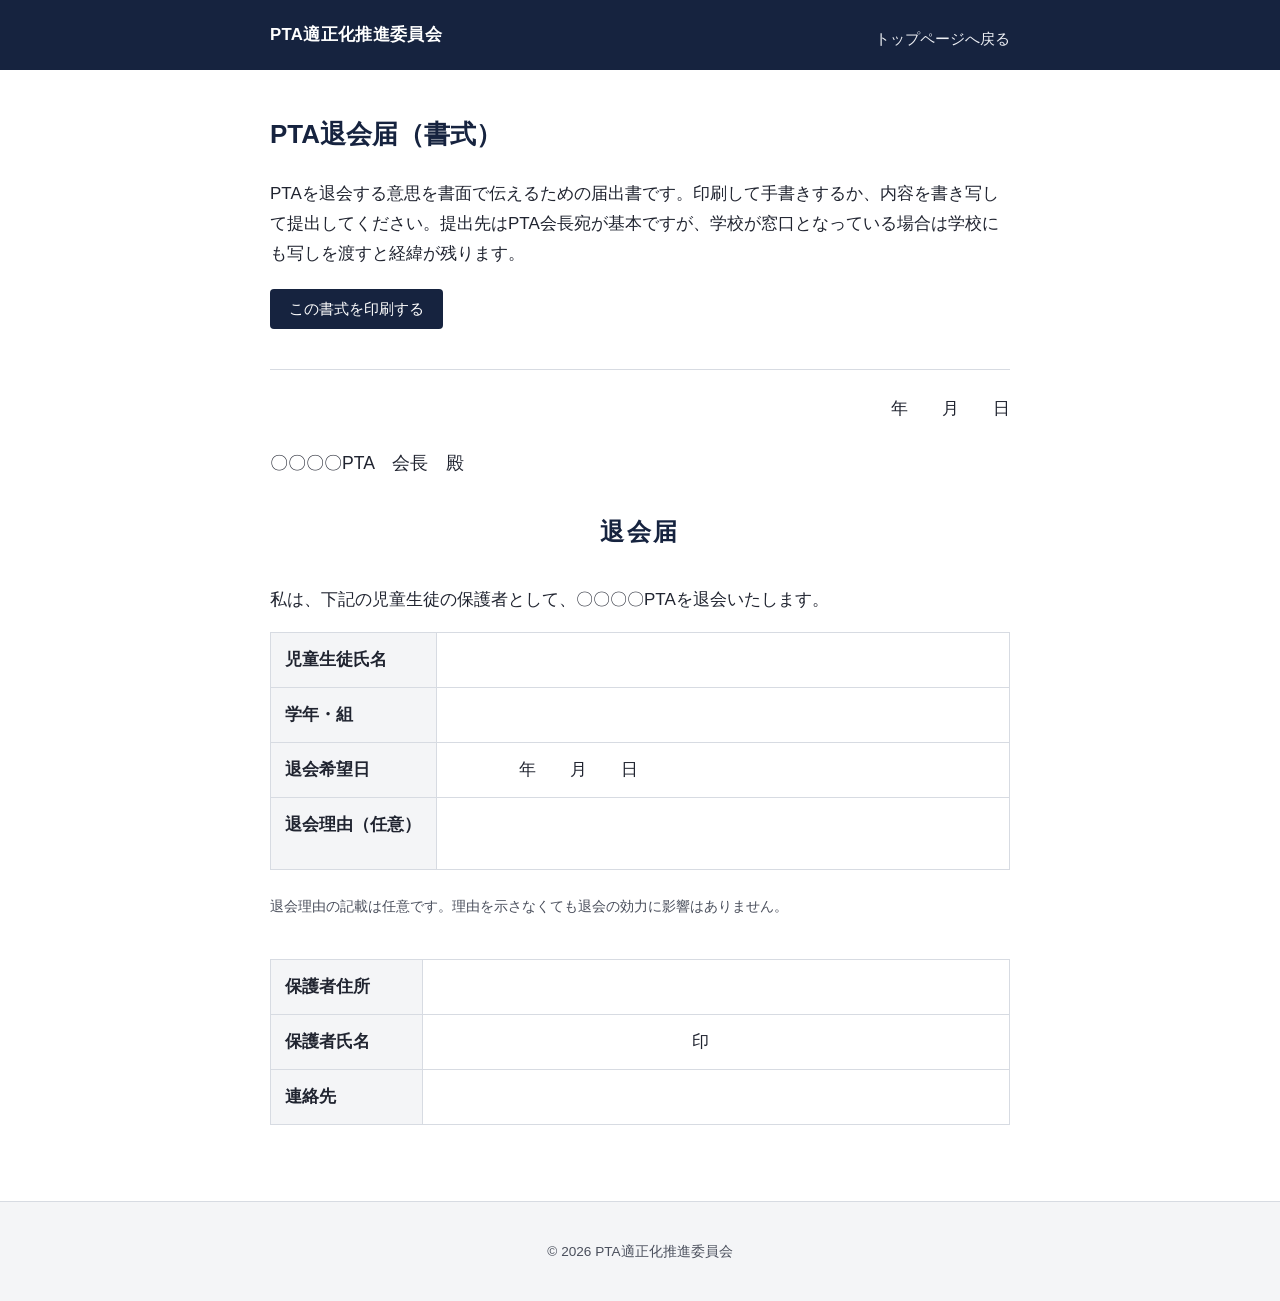
<file: forms/pta-taikai-todoke.html>
<!DOCTYPE html>
<html lang="ja">
<head>
<meta charset="UTF-8">
<meta name="viewport" content="width=device-width, initial-scale=1.0">
<title>PTA退会届（書式） ― PTA適正化推進委員会</title>
<meta name="description" content="PTAを退会する意思を書面で伝えるための届出書の書式です。印刷してご利用いただけます。">
<link rel="stylesheet" href="../assets/css/style.css">
<link rel="stylesheet" href="../assets/css/form.css">
</head>
<body>

<header class="site-header no-print">
  <div class="header-inner">
    <p class="site-name">PTA適正化推進委員会</p>
    <nav class="site-nav">
      <ul>
        <li><a href="../index.html">トップページへ戻る</a></li>
      </ul>
    </nav>
  </div>
</header>

<main class="content">

  <section class="lead no-print">
    <h1>PTA退会届（書式）</h1>
    <p>PTAを退会する意思を書面で伝えるための届出書です。印刷して手書きするか、内容を書き写して提出してください。提出先はPTA会長宛が基本ですが、学校が窓口となっている場合は学校にも写しを渡すと経緯が残ります。</p>
    <p><button class="print-button" onclick="window.print()">この書式を印刷する</button></p>
  </section>

  <section class="form-sheet">
    <p class="form-date-line">　　　　年　　月　　日</p>

    <p class="form-addressee">〇〇〇〇PTA　会長　殿</p>

    <h2 class="form-title">退会届</h2>

    <p>私は、下記の児童生徒の保護者として、〇〇〇〇PTAを退会いたします。</p>

    <table class="form-table">
      <tbody>
        <tr>
          <th>児童生徒氏名</th>
          <td></td>
        </tr>
        <tr>
          <th>学年・組</th>
          <td></td>
        </tr>
        <tr>
          <th>退会希望日</th>
          <td>　　　　年　　月　　日</td>
        </tr>
        <tr>
          <th>退会理由（任意）</th>
          <td class="form-cell-tall"></td>
        </tr>
      </tbody>
    </table>

    <p class="form-note">退会理由の記載は任意です。理由を示さなくても退会の効力に影響はありません。</p>

    <table class="form-table form-table-signer">
      <tbody>
        <tr>
          <th>保護者住所</th>
          <td></td>
        </tr>
        <tr>
          <th>保護者氏名</th>
          <td class="form-cell-signature">　　　　　　　　　　　　　　　印</td>
        </tr>
        <tr>
          <th>連絡先</th>
          <td></td>
        </tr>
      </tbody>
    </table>
  </section>

</main>

<footer class="site-footer no-print">
  <p>&copy; <span id="year"></span> PTA適正化推進委員会</p>
</footer>

<script src="../assets/js/main.js"></script>
</body>
</html>
</file>
<file: assets/css/style.css>
/* PTA適正化推進委員会 ホームページ
   本文中心の資料サイトとしての最小スタイル */

:root {
  --color-navy: #16233f;
  --color-navy-light: #2c3d63;
  --color-bg: #ffffff;
  --color-bg-soft: #f4f5f7;
  --color-border: #d7dbe2;
  --color-text: #202430;
  --color-text-soft: #4a4f5c;
  --color-issue: #16233f;
  --color-caution: #9a6500;
  --color-check: #1f6b4b;
  --max-width: 780px;
}

* {
  box-sizing: border-box;
}

html {
  -webkit-text-size-adjust: 100%;
}

body {
  margin: 0;
  padding: 0;
  background: var(--color-bg);
  color: var(--color-text);
  font-family: "Hiragino Sans", "Yu Gothic", "Noto Sans JP", "Meiryo", sans-serif;
  font-weight: 500;
  line-height: 1.76;
  font-size: 17px;
}

a {
  color: var(--color-navy);
}

a:hover {
  color: var(--color-navy-light);
}

img {
  max-width: 100%;
}

/* ヘッダー */

.site-header {
  background: var(--color-navy);
  color: #fff;
}

.header-inner {
  max-width: var(--max-width);
  margin: 0 auto;
  padding: 1rem 1.25rem;
  display: flex;
  align-items: center;
  justify-content: space-between;
  flex-wrap: wrap;
}

.site-name {
  margin: 0;
  font-size: 1.05rem;
  font-weight: 700;
  letter-spacing: 0.02em;
}

.nav-toggle {
  display: none;
  background: transparent;
  border: 1px solid rgba(255, 255, 255, 0.5);
  color: #fff;
  padding: 0.35rem 0.75rem;
  font-size: 0.9rem;
  border-radius: 4px;
  cursor: pointer;
}

.site-nav ul {
  list-style: none;
  display: flex;
  gap: 1.25rem;
  margin: 0.5rem 0 0;
  padding: 0;
  flex-wrap: wrap;
}

.site-nav a {
  color: #eef0f5;
  text-decoration: none;
  font-size: 0.92rem;
  border-bottom: 1px solid transparent;
}

.site-nav a:hover {
  border-bottom-color: #eef0f5;
}

/* 本文レイアウト */

.content {
  max-width: var(--max-width);
  margin: 0 auto;
  padding: 2.75rem 1.25rem 3.25rem;
}

.lead h1 {
  font-size: 1.62rem;
  line-height: 1.6;
  margin: 0 0 1.5rem;
  color: var(--color-navy);
}

.lead p {
  margin: 0 0 1.25rem;
}

.section {
  margin-top: 3.25rem;
  padding-top: 0.7rem;
  border-top: 1px solid var(--color-border);
}

.section h2 {
  font-size: 1.4rem;
  color: var(--color-navy);
  margin: 0.5rem 0 1.25rem;
}

.section p {
  margin: 0 0 1.1rem;
}

/* 基本立場の宣言枠 */

.stance-block {
  margin-top: 1.75rem;
  padding: 1.2rem 1.3rem;
  background: var(--color-bg-soft);
  border: 1px solid var(--color-border);
  border-left: 5px solid var(--color-navy);
  border-radius: 4px;
}

.stance-block p {
  margin: 0 0 0.95rem;
}

.stance-block p:last-child {
  margin-bottom: 0;
}

.stance-block .label {
  font-weight: 700;
  color: var(--color-navy);
  margin-bottom: 0.7rem;
}

/* 左線つきの論点枠 */

.point-block {
  border-left: 4px solid var(--color-navy);
  padding: 0.25rem 0 0.25rem 1.1rem;
}

/* 論点・注意・点検の補助枠 */

.frame-block {
  margin-top: 1.25rem;
  padding: 0.95rem 1.1rem;
  background: #fff;
  border: 1px solid var(--color-border);
  border-left-width: 5px;
  border-left-style: solid;
  border-radius: 4px;
}

.frame-block p {
  margin: 0 0 0.75rem;
}

.frame-block p:last-child {
  margin-bottom: 0;
}

.frame-title {
  font-weight: 700;
  letter-spacing: 0.04em;
}

.frame-issue {
  border-left-color: var(--color-issue);
}

.frame-issue .frame-title {
  color: var(--color-issue);
}

.frame-caution {
  border-left-color: var(--color-caution);
  background: #fffaf0;
}

.frame-caution .frame-title {
  color: var(--color-caution);
}

.frame-check {
  border-left-color: var(--color-check);
  background: #f5fbf8;
}

.frame-check .frame-title {
  color: var(--color-check);
}

/* 出典注記 */

.source-note {
  font-size: 0.88rem;
  color: var(--color-text-soft);
  margin: -0.3rem 0 1.1rem;
}

.source-note a {
  word-break: break-all;
}

/* 注記枠 */

.note-block {
  background: var(--color-bg-soft);
  border: 1px solid var(--color-border);
  border-radius: 4px;
  padding: 1rem 1.25rem;
  margin-top: 1.25rem;
  font-size: 0.92rem;
  color: var(--color-text-soft);
}

.note-block p {
  margin: 0;
}

/* 点検リスト */

.check-list {
  margin: 0 0 1.1rem;
  padding-left: 1.4rem;
}

.check-list li {
  margin-bottom: 0.6rem;
}

/* 読者別の案内 */

.guide-list p {
  margin: 0 0 0.9rem;
}

/* フッター */

.site-footer {
  background: var(--color-bg-soft);
  border-top: 1px solid var(--color-border);
  padding: 1.5rem 1.25rem;
  text-align: center;
  color: var(--color-text-soft);
  font-size: 0.85rem;
}

/* スマホ対応 */

@media (max-width: 880px) {
  .content {
    padding: 2rem 1rem 2.5rem;
  }

  .nav-toggle {
    display: inline-block;
  }

  .site-nav {
    display: none;
    width: 100%;
  }

  .site-nav.is-open {
    display: block;
  }

  .site-nav ul {
    flex-direction: column;
    gap: 0.6rem;
  }

  .lead h1 {
    font-size: 1.35rem;
  }

  .section h2 {
    font-size: 1.1rem;
  }

  .stance-block,
  .frame-block,
  .note-block {
    padding: 0.9rem 1rem;
  }

  body {
    font-size: 15.5px;
  }
}
</file>
<file: assets/css/form.css>
/* PTA適正化推進委員会 書式ページ 共通スタイル */

.form-sheet {
  margin-top: 2.5rem;
  padding-top: 1.5rem;
  border-top: 1px solid var(--color-border);
}

.form-date-line {
  text-align: right;
  margin: 0 0 1.5rem;
}

.form-addressee {
  font-size: 1.1rem;
  margin: 0 0 2rem;
}

.form-title {
  text-align: center;
  font-size: 1.5rem;
  color: var(--color-navy);
  margin: 0 0 2rem;
  letter-spacing: 0.1em;
}

.form-subtitle {
  font-size: 1.05rem;
  color: var(--color-navy);
  margin: 2rem 0 1rem;
}

.form-numbered-list {
  padding-left: 1.4rem;
  margin: 0 0 1.5rem;
}

.form-numbered-list li {
  margin-bottom: 0.85rem;
}

.form-table {
  width: 100%;
  border-collapse: collapse;
  margin: 0 0 1.5rem;
}

.form-table th,
.form-table td {
  border: 1px solid var(--color-border);
  padding: 0.75rem 0.9rem;
  text-align: left;
  vertical-align: top;
}

.form-table th {
  width: 9.5rem;
  background: var(--color-bg-soft);
  font-weight: 700;
  white-space: nowrap;
}

.form-cell-tall {
  height: 4.5rem;
}

.form-cell-signature {
  text-align: right;
}

.form-table-signer {
  margin-top: 2.5rem;
}

.form-note {
  font-size: 0.9rem;
  color: var(--color-text-soft);
}

.print-button {
  background: var(--color-navy);
  color: #fff;
  border: none;
  border-radius: 4px;
  padding: 0.6rem 1.2rem;
  font-size: 0.95rem;
  cursor: pointer;
}

.print-button:hover {
  background: var(--color-navy-light);
}

@media print {
  .no-print {
    display: none !important;
  }

  .form-sheet {
    border-top: none;
    margin-top: 0;
    padding-top: 0;
  }

  .content {
    max-width: none;
    padding: 0;
  }
}
</file>
